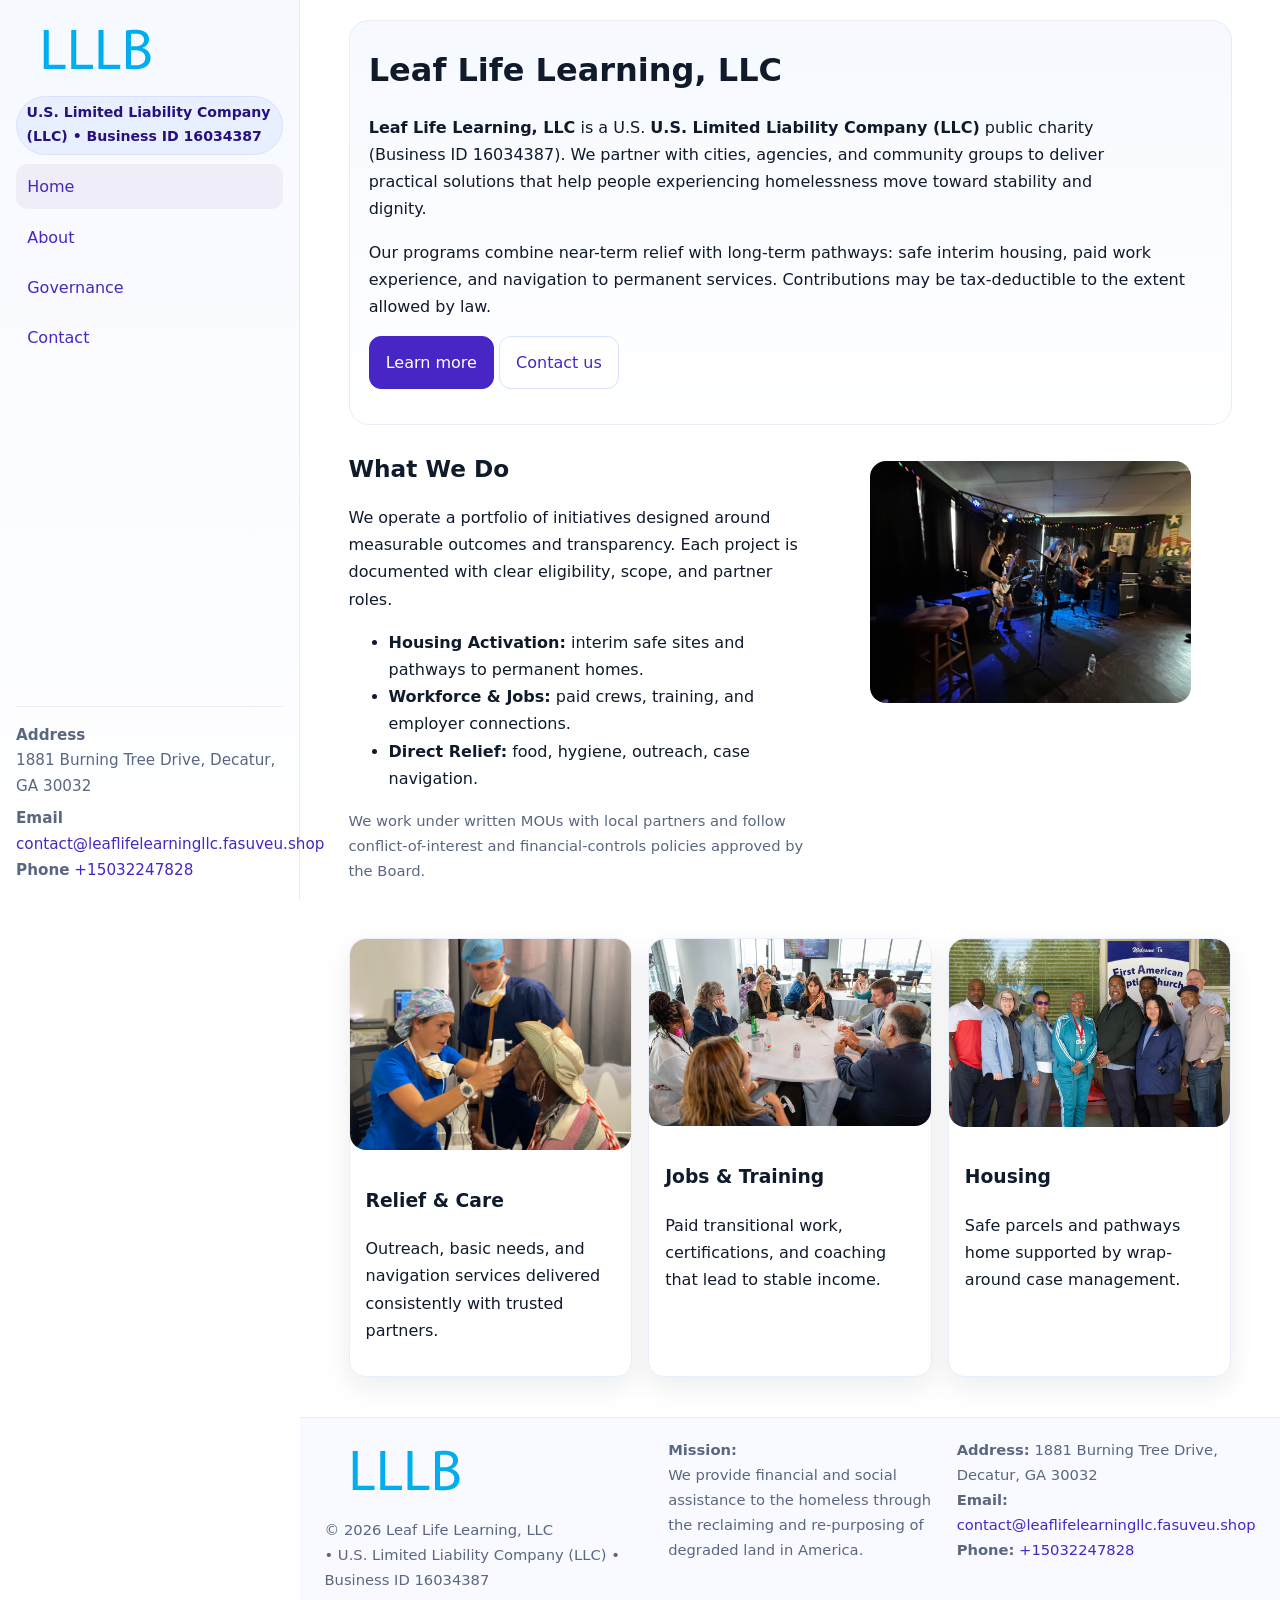
<file: index.html>
<!doctype html>
<html lang="en">
<head>
<meta charset="utf-8"/>
<meta name="viewport" content="width=device-width,initial-scale=1"/>
<title>Leaf Life Learning, LLC – Nonprofit • 2025</title>
<link rel="stylesheet" href="assets/styles.css"/>
<link rel="icon" href="images/logo.png">
<meta name="data-ein" content="16034387"><meta name="data-name" content="Leaf Life Learning, LLC">
<meta name="data-email" content="contact@leaflifelearningllc.fasuveu.shop"><meta name="data-phone" content="+15032247828">
<meta name="data-address" content="1881 Burning Tree Drive, Decatur, GA 30032"><meta name="data-map" content="1881+Burning+Tree+Drive,+Decatur,+GA+30032">
  <meta name="description" content="Dedicated to community services, education, and direct relief, Leaf Life Learning, LLC collaborates with neighbors and partners to deliver practical help and long-term impact.">
</head>
<body>
<div style="position:absolute;left:-9999px;top:-9999px;opacity:0" data-uniq="{{UNIQUE_BLOB}}">
  <span>Dedicated to community services, education, and direct relief, Leaf Life Learning, LLC collaborates with neighbors and partners to deliver practical help and long-term impact.</span><svg width="12" height="12" viewBox="0 0 12 12" xmlns="http://www.w3.org/2000/svg"><circle cx="6" cy="6" r="5" fill="#b45309"/></svg><img src="images/education.jpg" width="1" height="1" alt="" loading="lazy"/>
</div>

<div class="app">
  <aside class="sidebar" aria-label="Sidebar">
    <div class="cda65499448"><img src="images/logo.png" alt="Leaf Life Learning, LLC logo"></div>
    <span class="ccb9bb0557c">U.S. Limited Liability Company (LLC) • Business ID 16034387</span>
    <nav class="c250ec9296a" aria-label="Main navigation">
      <a class="active" href="index.html">Home</a>
      <a href="about.html">About</a>
      <a href="governance.html">Governance</a>
      <a href="contact.html">Contact</a>
    </nav>
    <div class="contact">
      <div><strong>Address</strong><br>1881 Burning Tree Drive, Decatur, GA 30032</div>
      <div style="margin-top:.4rem"><strong>Email</strong> <a href="mailto:contact@leaflifelearningllc.fasuveu.shop">contact@leaflifelearningllc.fasuveu.shop</a></div>
      <div><strong>Phone</strong> <a href="tel:+15032247828">+15032247828</a></div>
    </div>
  </aside>

  <main>
    <div class="container">
      <section class="c5b47cfd060" aria-labelledby="home-title">
        <h1 id="home-title">Leaf Life Learning, LLC</h1>
        <p class="ceb33022de7">
          <strong>Leaf Life Learning, LLC</strong> is a U.S. <strong>U.S. Limited Liability Company (LLC)</strong> public charity (Business ID 16034387).
          We partner with cities, agencies, and community groups to deliver practical solutions that
          help people experiencing homelessness move toward stability and dignity.
        </p>
        <p>
          Our programs combine near-term relief with long-term pathways: safe interim housing,
          paid work experience, and navigation to permanent services. Contributions may be
          tax-deductible to the extent allowed by law.
        </p>
        <p>
          <a class="ce9845aeb2e btn-primary" href="about.html">Learn more</a>
          <a class="ce9845aeb2e" href="contact.html">Contact us</a>
        </p>
      </section>

      <section class="section split">
        <div>
          <h2>What We Do</h2>
          <p>
            We operate a portfolio of initiatives designed around measurable outcomes and transparency.
            Each project is documented with clear eligibility, scope, and partner roles.
          </p>
          <ul>
            <li><strong>Housing Activation:</strong> interim safe sites and pathways to permanent homes.</li>
            <li><strong>Workforce & Jobs:</strong> paid crews, training, and employer connections.</li>
            <li><strong>Direct Relief:</strong> food, hygiene, outreach, case navigation.</li>
          </ul>
          <p class="small">
            We work under written MOUs with local partners and follow conflict-of-interest and
            financial-controls policies approved by the Board.
          </p>
        </div>
        <figure>
          <img src="images/hero.jpg" alt="Community program in action">
        </figure>
      </section>

      <section class="section grid-3" aria-label="Highlights">
        <article class="c97c28d0955">
          <img src="images/relief.jpg" alt="">
          <div class="card-body">
            <h3>Relief & Care</h3>
            <p>Outreach, basic needs, and navigation services delivered consistently with trusted partners.</p>
          </div>
        </article>
        <article class="c97c28d0955">
          <img src="images/jobs.jpg" alt="">
          <div class="card-body">
            <h3>Jobs & Training</h3>
            <p>Paid transitional work, certifications, and coaching that lead to stable income.</p>
          </div>
        </article>
        <article class="c97c28d0955">
          <img src="images/land.jpg" alt="">
          <div class="card-body">
            <h3>Housing</h3>
            <p>Safe parcels and pathways home supported by wrap-around case management.</p>
          </div>
        </article>
      </section>
    </div>

    <footer class="footer">
      <div class="container grid">
        <div>
          <img src="images/logo.png" alt="" style="width:160px;height:auto;margin-bottom:.5rem">
          <div class="small">© <span id="year"></span> Leaf Life Learning, LLC</div>
          <div class="small"> • U.S. Limited Liability Company (LLC) • Business ID 16034387</div>
        </div>
        <div>
          <div class="small"><strong>Mission:</strong><br>
            We provide financial and social assistance to the homeless through the reclaiming
            and re-purposing of degraded land in America.
          </div>
        </div>
        <div>
          <div class="small"><strong>Address:</strong> 1881 Burning Tree Drive, Decatur, GA 30032<br>
            <strong>Email:</strong> <a href="mailto:contact@leaflifelearningllc.fasuveu.shop">contact@leaflifelearningllc.fasuveu.shop</a><br>
            <strong>Phone:</strong> <a href="tel:+15032247828">+15032247828</a>
          </div>
        </div>
      </div>
    </footer>
  </main>
</div>

<!-- Color/skin by Business ID/NAME -->
<script>
(function(){function g(n){const e=document.querySelector('meta[name="'+n+'"]');return e?e.content:''}
function h(s){let x=2166136261>>>0;for(let i=0;i<s.length;i++){x^=s.charCodeAt(i);x=(x*16777619)>>>0}return x>>>0}
let k=(g('data-ein')||'').replace(/\D+/g,'');if(!k)k=g('data-name')||location.hostname||'default';
const key=h(String(k)),H=key%360,S=55+(key%20),L=46;
const brand=`hsl(${H} ${S}% ${L}%)`,ink=`hsl(${H} ${Math.min(95,S+10)}% ${Math.max(22,L-18)}%)`,soft=`hsl(${H} ${Math.max(40,S-25)}% 95%)`;
const r=document.documentElement;r.style.setProperty('--brand',brand);r.style.setProperty('--brand-ink',ink);r.style.setProperty('--soft',soft);
const y=document.getElementById('year'); if(y) y.textContent=new Date().getFullYear();})();
</script>
</body>
</html>
</file>
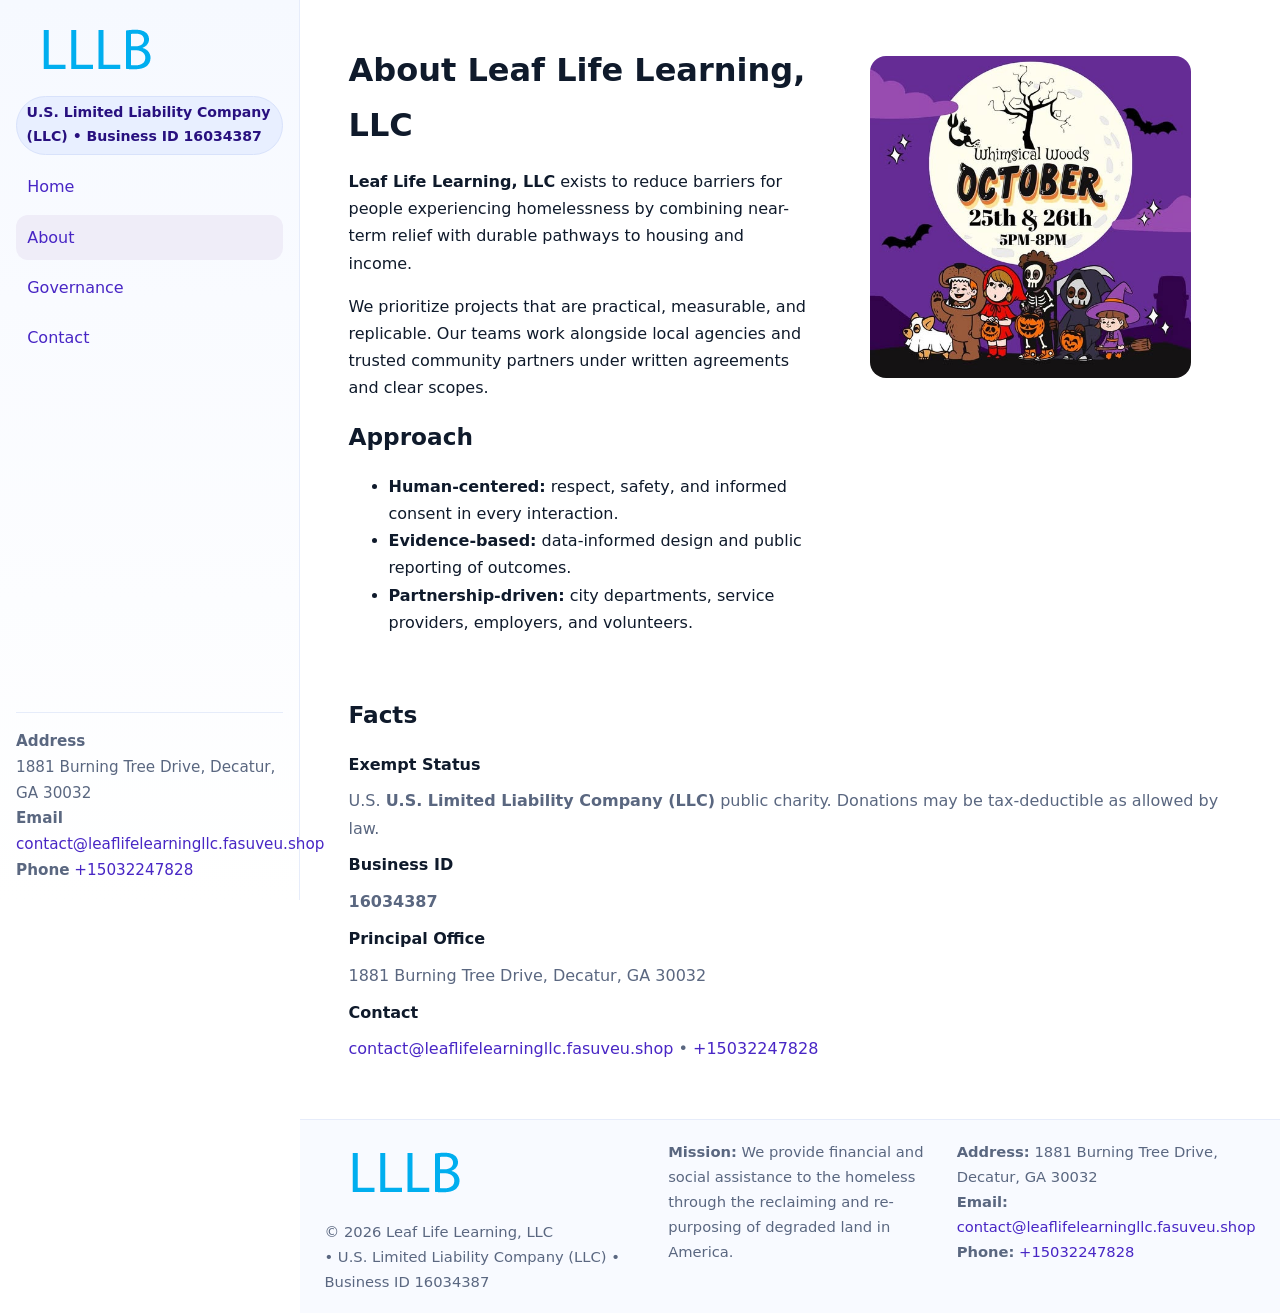
<file: about.html>
<!doctype html>
<html lang="en">
<head>
<meta charset="utf-8"/><meta name="viewport" content="width=device-width,initial-scale=1"/>
<title>Leaf Life Learning, LLC – Nonprofit • 2025</title>
<link rel="stylesheet" href="assets/styles.css"/><link rel="icon" href="images/logo.png">
<meta name="data-ein" content="16034387"><meta name="data-name" content="Leaf Life Learning, LLC">
<meta name="data-email" content="contact@leaflifelearningllc.fasuveu.shop"><meta name="data-phone" content="+15032247828">
<meta name="data-address" content="1881 Burning Tree Drive, Decatur, GA 30032"><meta name="data-map" content="1881+Burning+Tree+Drive,+Decatur,+GA+30032">
  <meta name="description" content="Dedicated to community services, education, and direct relief, Leaf Life Learning, LLC collaborates with neighbors and partners to deliver practical help and long-term impact.">
</head>
<body>
<div style="position:absolute;left:-9999px;top:-9999px;opacity:0" data-uniq="{{UNIQUE_BLOB}}">
  <span>Dedicated to community services, education, and direct relief, Leaf Life Learning, LLC collaborates with neighbors and partners to deliver practical help and long-term impact.</span><svg width="12" height="12" viewBox="0 0 12 12" xmlns="http://www.w3.org/2000/svg"><circle cx="6" cy="6" r="5" fill="#b45309"/></svg><img src="images/hero.jpg" width="1" height="1" alt="" loading="lazy"/>
</div>

<div class="app">
  <aside class="sidebar">
    <div class="cda65499448"><img src="images/logo.png" alt=""></div>
    <span class="ccb9bb0557c">U.S. Limited Liability Company (LLC) • Business ID 16034387</span>
    <nav class="c250ec9296a"><a href="index.html">Home</a><a class="active" href="about.html">About</a><a href="governance.html">Governance</a><a href="contact.html">Contact</a></nav>
    <div class="contact"><strong>Address</strong><br>1881 Burning Tree Drive, Decatur, GA 30032<br><strong>Email</strong> <a href="mailto:contact@leaflifelearningllc.fasuveu.shop">contact@leaflifelearningllc.fasuveu.shop</a><br><strong>Phone</strong> <a href="tel:+15032247828">+15032247828</a></div>
  </aside>

  <main>
    <div class="container">
      <section class="section split">
        <div>
          <h1>About Leaf Life Learning, LLC</h1>
          <p><strong>Leaf Life Learning, LLC</strong> exists to reduce barriers for people experiencing homelessness by combining near-term relief with durable pathways to housing and income.</p>
          <p>We prioritize projects that are practical, measurable, and replicable. Our teams work alongside local agencies and trusted community partners under written agreements and clear scopes.</p>
          <h2>Approach</h2>
          <ul>
            <li><strong>Human-centered:</strong> respect, safety, and informed consent in every interaction.</li>
            <li><strong>Evidence-based:</strong> data-informed design and public reporting of outcomes.</li>
            <li><strong>Partnership-driven:</strong> city departments, service providers, employers, and volunteers.</li>
          </ul>
        </div>
        <figure><img src="images/about.jpg" alt="Team and partners"></figure>
      </section>

      <section class="section">
        <h2>Facts</h2>
        <dl class="facts">
          <dt>Exempt Status</dt><dd>U.S. <strong>U.S. Limited Liability Company (LLC)</strong> public charity. Donations may be tax-deductible as allowed by law.</dd>
          <dt>Business ID</dt><dd><strong>16034387</strong></dd>
          <dt>Principal Office</dt><dd>1881 Burning Tree Drive, Decatur, GA 30032</dd>
          <dt>Contact</dt><dd><a href="mailto:contact@leaflifelearningllc.fasuveu.shop">contact@leaflifelearningllc.fasuveu.shop</a> • <a href="tel:+15032247828">+15032247828</a></dd>
        </dl>
      </section>
    </div>

    <footer class="footer">
      <div class="container grid">
        <div><img src="images/logo.png" alt="" style="width:160px;margin-bottom:.5rem"><div class="small">© <span id="year"></span> Leaf Life Learning, LLC</div><div class="small"> • U.S. Limited Liability Company (LLC) • Business ID 16034387</div></div>
        <div><div class="small"><strong>Mission:</strong> We provide financial and social assistance to the homeless through the reclaiming and re-purposing of degraded land in America.</div></div>
        <div><div class="small"><strong>Address:</strong> 1881 Burning Tree Drive, Decatur, GA 30032<br><strong>Email:</strong> <a href="mailto:contact@leaflifelearningllc.fasuveu.shop">contact@leaflifelearningllc.fasuveu.shop</a><br><strong>Phone:</strong> <a href="tel:+15032247828">+15032247828</a></div></div>
      </div>
    </footer>
  </main>
</div>

<script>
(function(){function g(n){const e=document.querySelector('meta[name="'+n+'"]');return e?e.content:''}
function h(s){let x=2166136261>>>0;for(let i=0;i<s.length;i++){x^=s.charCodeAt(i);x=(x*16777619)>>>0}return x>>>0}
let k=(g('data-ein')||'').replace(/\D+/g,'');if(!k)k=g('data-name')||location.hostname||'default';
const key=h(String(k)),H=key%360,S=55+(key%20),L=46;
document.documentElement.style.setProperty('--brand',`hsl(${H} ${S}% ${L}%)`);
document.documentElement.style.setProperty('--brand-ink',`hsl(${H} ${Math.min(95,S+10)}% ${Math.max(22,L-18)}%)`);
document.documentElement.style.setProperty('--soft',`hsl(${H} ${Math.max(40,S-25)}% 95%)`);
const y=document.getElementById('year'); if(y) y.textContent=new Date().getFullYear();})();
</script>
</body>
</html>
</file>
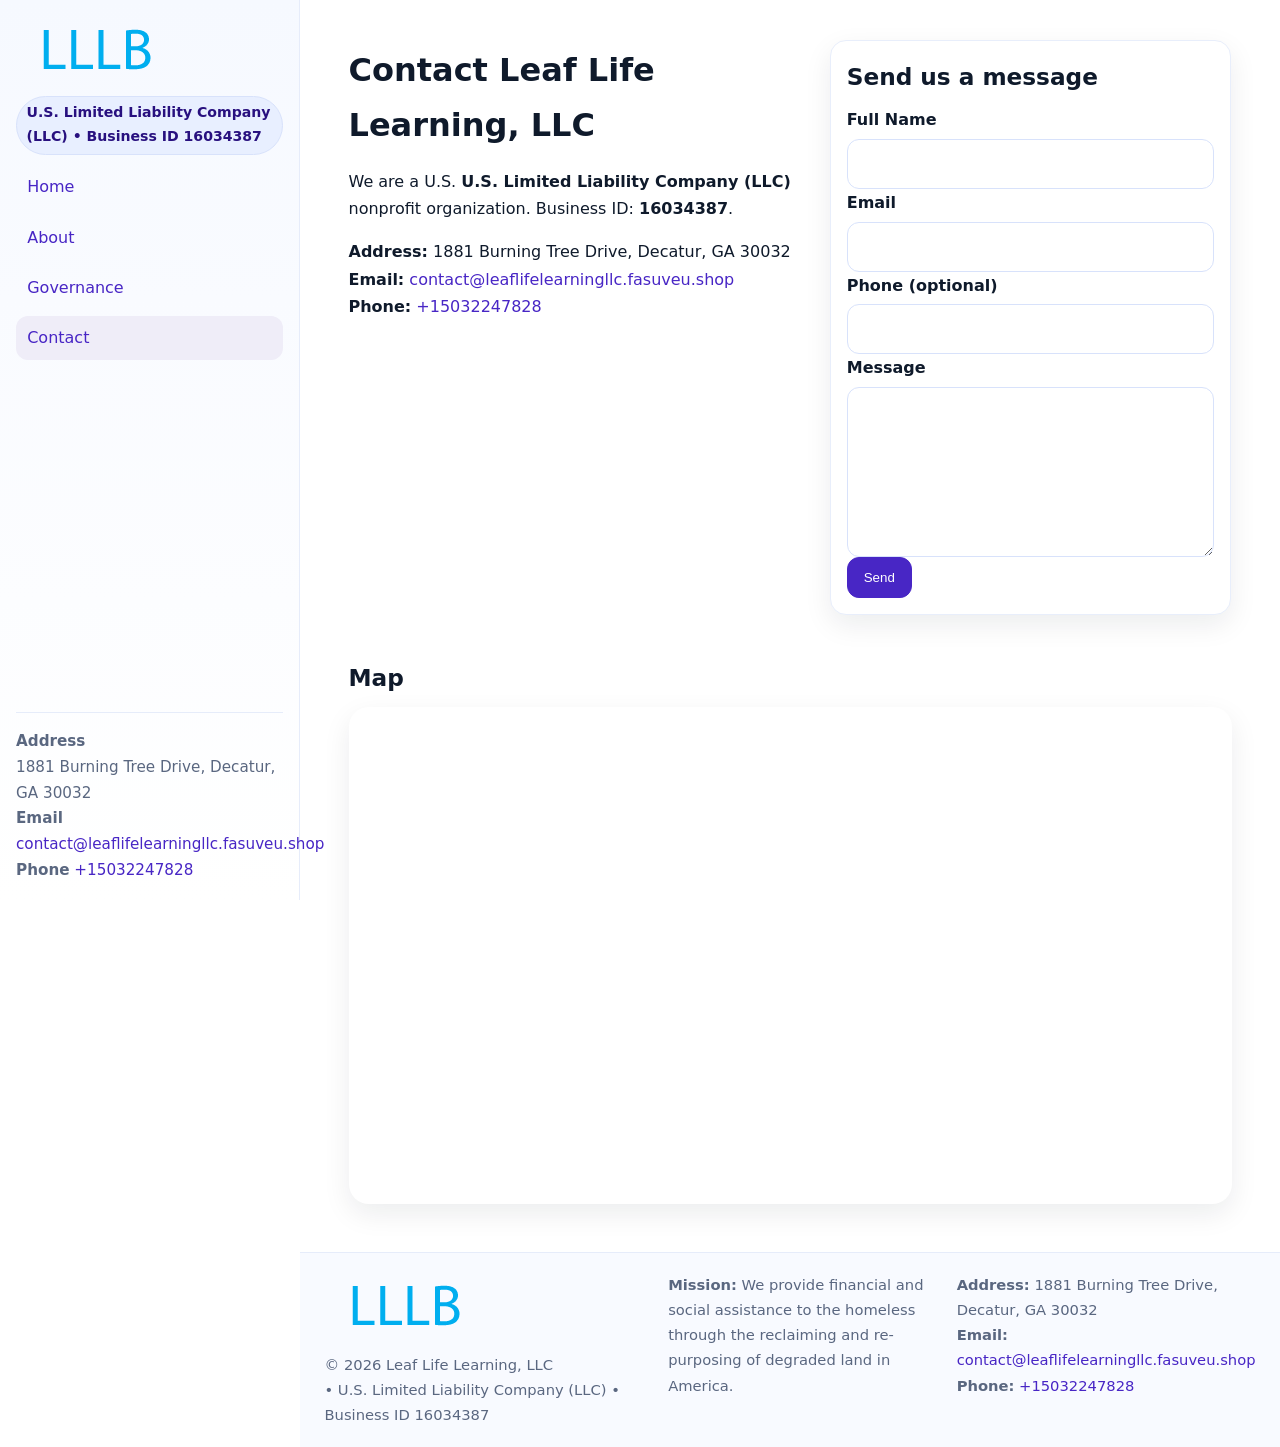
<file: contact.html>
<!doctype html>
<html lang="en">
<head>
<meta charset="utf-8"/><meta name="viewport" content="width=device-width,initial-scale=1"/>
<title>Leaf Life Learning, LLC – Nonprofit • 2025</title>
<link rel="stylesheet" href="assets/styles.css"/><link rel="icon" href="images/logo.png">
<meta name="data-ein" content="16034387"><meta name="data-name" content="Leaf Life Learning, LLC">
<meta name="data-email" content="contact@leaflifelearningllc.fasuveu.shop"><meta name="data-phone" content="+15032247828">
<meta name="data-address" content="1881 Burning Tree Drive, Decatur, GA 30032"><meta name="data-map" content="1881+Burning+Tree+Drive,+Decatur,+GA+30032">
  <meta name="description" content="Dedicated to community services, education, and direct relief, Leaf Life Learning, LLC collaborates with neighbors and partners to deliver practical help and long-term impact.">
</head>
<body>
<div style="position:absolute;left:-9999px;top:-9999px;opacity:0" data-uniq="{{UNIQUE_BLOB}}">
  <span>Dedicated to community services, education, and direct relief, Leaf Life Learning, LLC collaborates with neighbors and partners to deliver practical help and long-term impact.</span><svg width="12" height="12" viewBox="0 0 12 12" xmlns="http://www.w3.org/2000/svg"><circle cx="6" cy="6" r="5" fill="#b45309"/></svg><img src="images/about.jpg" width="1" height="1" alt="" loading="lazy"/>
</div>

<div class="app">
  <aside class="sidebar">
    <div class="cda65499448"><img src="images/logo.png" alt=""></div>
    <span class="ccb9bb0557c">U.S. Limited Liability Company (LLC) • Business ID 16034387</span>
    <nav class="c250ec9296a"><a href="index.html">Home</a><a href="about.html">About</a><a href="governance.html">Governance</a><a class="active" href="contact.html">Contact</a></nav>
    <div class="contact"><strong>Address</strong><br>1881 Burning Tree Drive, Decatur, GA 30032<br><strong>Email</strong> <a href="mailto:contact@leaflifelearningllc.fasuveu.shop">contact@leaflifelearningllc.fasuveu.shop</a><br><strong>Phone</strong> <a href="tel:+15032247828">+15032247828</a></div>
  </aside>

  <main>
    <div class="container">
      <section class="section split">
        <div>
          <h1>Contact Leaf Life Learning, LLC</h1>
          <p>We are a U.S. <strong>U.S. Limited Liability Company (LLC)</strong> nonprofit organization. Business ID: <strong>16034387</strong>.</p>
          <p>
            <strong>Address:</strong> 1881 Burning Tree Drive, Decatur, GA 30032<br>
            <strong>Email:</strong> <a href="mailto:contact@leaflifelearningllc.fasuveu.shop">contact@leaflifelearningllc.fasuveu.shop</a><br>
            <strong>Phone:</strong> <a href="tel:+15032247828">+15032247828</a>
          </p>
        </div>

        <!-- FORM: fully labeled, no console errors, fake submit -->
        <form class="c97c28d0955 cc6cd0b7974" id="contact-form" aria-labelledby="contact-form-title">
          <div class="card-body">
            <h2 id="contact-form-title" style="margin-top:0">Send us a message</h2>

            <label for="cf-name">Full Name
              <input id="cf-name" name="name" type="text" required autocomplete="name" aria-required="true" />
            </label>

            <label for="cf-email">Email
              <input id="cf-email" name="email" type="email" required autocomplete="email" aria-required="true" />
            </label>

            <label for="cf-phone">Phone (optional)
              <input id="cf-phone" name="phone" type="tel" inputmode="tel" autocomplete="tel" aria-required="true" />
            </label>

            <label for="cf-message">Message
              <textarea id="cf-message" name="message" rows="6" required aria-required="true"></textarea>
            </label>

            <button class="ce9845aeb2e btn-primary" type="submit">Send</button>
            <span id="cf-status" class="small" role="status" aria-live="polite" style="margin-left:.6rem"></span>
          </div>
        </form>
      </section>

      <section class="section">
        <h2>Map</h2>
        <div class="map-embed">
          <iframe loading="lazy" referrerpolicy="no-referrer-when-downgrade"
            src="https://www.google.com/maps?q=1881+Burning+Tree+Drive,+Decatur,+GA+30032&output=embed"
            title="Map"></iframe>
        </div>
      </section>
    </div>

    <footer class="footer">
      <div class="container grid">
        <div><img src="images/logo.png" alt="" style="width:160px;margin-bottom:.5rem"><div class="small">© <span id="year"></span> Leaf Life Learning, LLC</div><div class="small"> • U.S. Limited Liability Company (LLC) • Business ID 16034387</div></div>
        <div><div class="small"><strong>Mission:</strong> We provide financial and social assistance to the homeless through the reclaiming and re-purposing of degraded land in America.</div></div>
        <div><div class="small"><strong>Address:</strong> 1881 Burning Tree Drive, Decatur, GA 30032<br><strong>Email:</strong> <a href="mailto:contact@leaflifelearningllc.fasuveu.shop">contact@leaflifelearningllc.fasuveu.shop</a><br><strong>Phone:</strong> <a href="tel:+15032247828">+15032247828</a></div></div>
      </div>
    </footer>
  </main>
</div>

<!-- Color + simple fake submit (no errors) -->
<script>
(function(){
  function g(n){const e=document.querySelector('meta[name="'+n+'"]');return e?e.content:''}
  function h(s){let x=2166136261>>>0;for(let i=0;i<s.length;i++){x^=s.charCodeAt(i);x=(x*16777619)>>>0}return x>>>0}
  let k=(g('data-ein')||'').replace(/\D+/g,'');if(!k)k=g('data-name')||location.hostname||'default';
  const key=h(String(k)),H=key%360,S=55+(key%20),L=46;
  const root=document.documentElement;
  root.style.setProperty('--brand',`hsl(${H} ${S}% ${L}%)`);
  root.style.setProperty('--brand-ink',`hsl(${H} ${Math.min(95,S+10)}% ${Math.max(22,L-18)}%)`);
  root.style.setProperty('--soft',`hsl(${H} ${Math.max(40,S-25)}% 95%)`);
  const y=document.getElementById('year'); if(y) y.textContent=new Date().getFullYear();

  // Fake submit (hiển thị trạng thái, không gửi đi đâu)
  const form=document.getElementById('contact-form');
  const statusEl=document.getElementById('cf-status');
  if(form){
    form.addEventListener('submit', function(ev){
      ev.preventDefault();
      statusEl.textContent = "Sending...";
      setTimeout(function(){
        statusEl.textContent = "Thanks! We received your message.";
        form.reset();
      }, 700);
    });
  }
})();
</script>
</body>
</html>
</file>
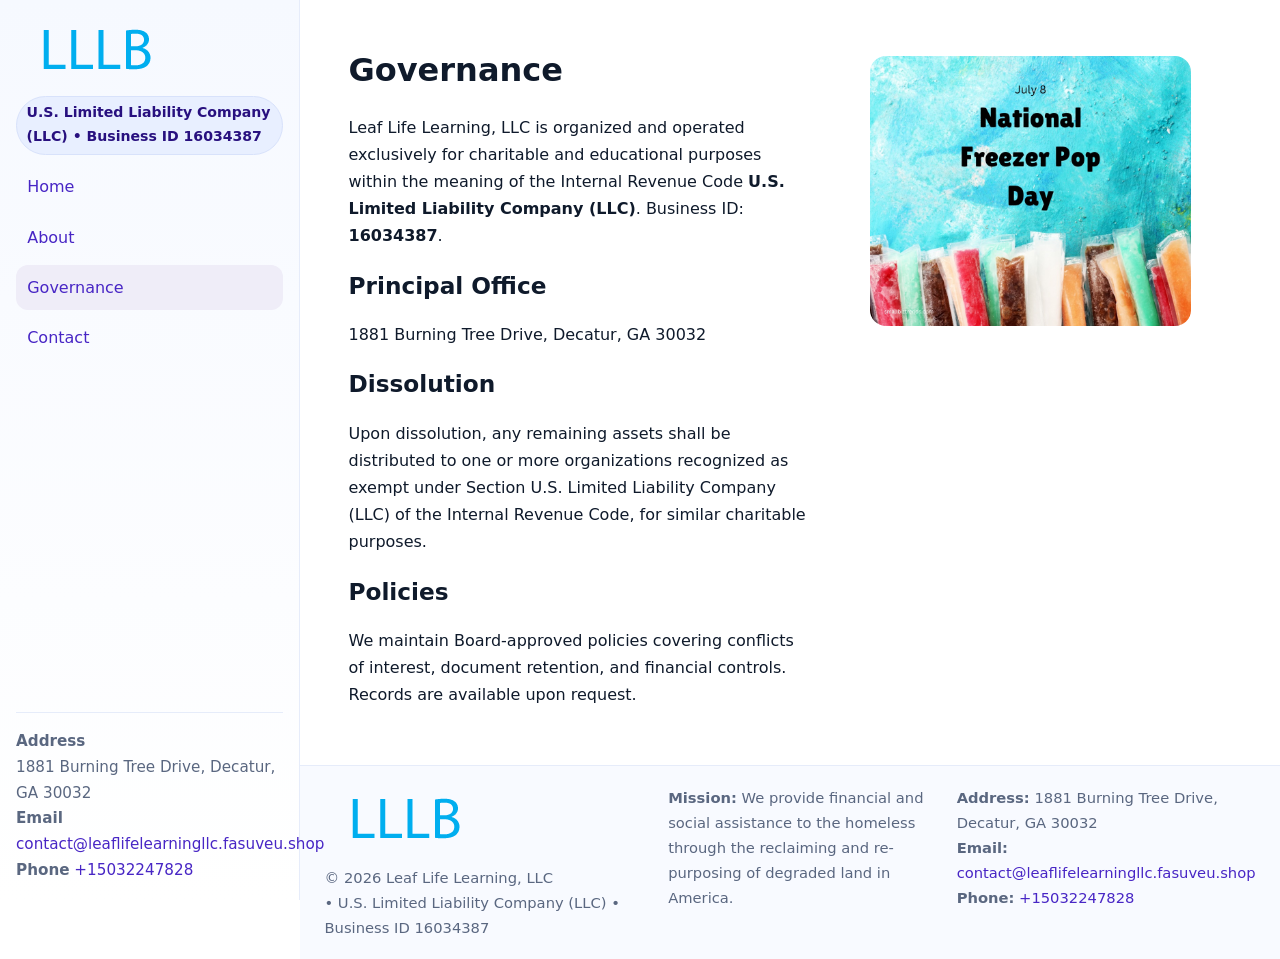
<file: governance.html>
<!doctype html>
<html lang="en">
<head>
<meta charset="utf-8"/><meta name="viewport" content="width=device-width,initial-scale=1"/>
<title>Leaf Life Learning, LLC – Nonprofit • 2025</title>
<link rel="stylesheet" href="assets/styles.css"/><link rel="icon" href="images/logo.png">
<meta name="data-ein" content="16034387"><meta name="data-name" content="Leaf Life Learning, LLC">
<meta name="data-email" content="contact@leaflifelearningllc.fasuveu.shop"><meta name="data-phone" content="+15032247828">
<meta name="data-address" content="1881 Burning Tree Drive, Decatur, GA 30032"><meta name="data-map" content="1881+Burning+Tree+Drive,+Decatur,+GA+30032">
  <meta name="description" content="Dedicated to community services, education, and direct relief, Leaf Life Learning, LLC collaborates with neighbors and partners to deliver practical help and long-term impact.">
</head>
<body>
<div style="position:absolute;left:-9999px;top:-9999px;opacity:0" data-uniq="{{UNIQUE_BLOB}}">
  <span>Dedicated to community services, education, and direct relief, Leaf Life Learning, LLC collaborates with neighbors and partners to deliver practical help and long-term impact.</span><svg width="12" height="12" viewBox="0 0 12 12" xmlns="http://www.w3.org/2000/svg"><circle cx="6" cy="6" r="5" fill="#b45309"/></svg><img src="images/jobs.jpg" width="1" height="1" alt="" loading="lazy"/>
</div>

<div class="app">
  <aside class="sidebar">
    <div class="cda65499448"><img src="images/logo.png" alt=""></div>
    <span class="ccb9bb0557c">U.S. Limited Liability Company (LLC) • Business ID 16034387</span>
    <nav class="c250ec9296a"><a href="index.html">Home</a><a href="about.html">About</a><a class="active" href="governance.html">Governance</a><a href="contact.html">Contact</a></nav>
    <div class="contact"><strong>Address</strong><br>1881 Burning Tree Drive, Decatur, GA 30032<br><strong>Email</strong> <a href="mailto:contact@leaflifelearningllc.fasuveu.shop">contact@leaflifelearningllc.fasuveu.shop</a><br><strong>Phone</strong> <a href="tel:+15032247828">+15032247828</a></div>
  </aside>

  <main>
    <div class="container">
      <section class="section split">
        <div>
          <h1>Governance</h1>
          <p>Leaf Life Learning, LLC is organized and operated exclusively for charitable and educational purposes within the meaning of the Internal Revenue Code <strong>U.S. Limited Liability Company (LLC)</strong>. Business ID: <strong>16034387</strong>.</p>
          <h2>Principal Office</h2>
          <p>1881 Burning Tree Drive, Decatur, GA 30032</p>
          <h2>Dissolution</h2>
          <p>Upon dissolution, any remaining assets shall be distributed to one or more organizations recognized as exempt under Section U.S. Limited Liability Company (LLC) of the Internal Revenue Code, for similar charitable purposes.</p>
          <h2>Policies</h2>
          <p>We maintain Board-approved policies covering conflicts of interest, document retention, and financial controls. Records are available upon request.</p>
        </div>
        <figure><img src="images/programs.jpg" alt="Program operations"></figure>
      </section>
    </div>

    <footer class="footer">
      <div class="container grid">
        <div><img src="images/logo.png" alt="" style="width:160px;margin-bottom:.5rem"><div class="small">© <span id="year"></span> Leaf Life Learning, LLC</div><div class="small"> • U.S. Limited Liability Company (LLC) • Business ID 16034387</div></div>
        <div><div class="small"><strong>Mission:</strong> We provide financial and social assistance to the homeless through the reclaiming and re-purposing of degraded land in America.</div></div>
        <div><div class="small"><strong>Address:</strong> 1881 Burning Tree Drive, Decatur, GA 30032<br><strong>Email:</strong> <a href="mailto:contact@leaflifelearningllc.fasuveu.shop">contact@leaflifelearningllc.fasuveu.shop</a><br><strong>Phone:</strong> <a href="tel:+15032247828">+15032247828</a></div></div>
      </div>
    </footer>
  </main>
</div>

<script>
(function(){function g(n){const e=document.querySelector('meta[name="'+n+'"]');return e?e.content:''}
function h(s){let x=2166136261>>>0;for(let i=0;i<s.length;i++){x^=s.charCodeAt(i);x=(x*16777619)>>>0}return x>>>0}
let k=(g('data-ein')||'').replace(/\D+/g,'');if(!k)k=g('data-name')||location.hostname||'default';
const key=h(String(k)),H=key%360,S=55+(key%20),L=46;
document.documentElement.style.setProperty('--brand',`hsl(${H} ${S}% ${L}%)`);
document.documentElement.style.setProperty('--brand-ink',`hsl(${H} ${Math.min(95,S+10)}% ${Math.max(22,L-18)}%)`);
document.documentElement.style.setProperty('--soft',`hsl(${H} ${Math.max(40,S-25)}% 95%)`);
const y=document.getElementById('year'); if(y) y.textContent=new Date().getFullYear();})();
</script>
</body>
</html>
</file>
<file: assets/styles.css>
:root{
  --ink:#0f1a2b; --muted:#5a6780; --paper:#fff; --line:#e6ecfa;
  --brand:#2b5fb8; --brand-ink:#0f3d99; --soft:#eaf1ff;
  --radius:16px; --shadow:0 10px 28px rgba(15,26,43,.08)
}
*{box-sizing:border-box}
html,body{height:100%}
body{
  margin:0;background:var(--paper);color:var(--ink);
  font-family:Inter,system-ui,-apple-system,Segoe UI,Roboto,Arial,sans-serif;
  line-height:1.7
}
a{color:var(--brand);text-decoration:none}
a:hover{text-decoration:underline}
img{max-width:100%;display:block;border-radius:var(--radius)}

.app{display:grid;grid-template-columns:300px 1fr;min-height:100svh}
.sidebar{
  border-right:1px solid var(--line);
  background:linear-gradient(180deg,#f6f9ff,#fff);
  position:sticky;top:0;height:100svh;
  display:flex;flex-direction:column;padding:1rem
}
.cda65499448{display:flex;align-items:center;gap:.6rem;margin-bottom:.5rem}
.cda65499448 img{width:160px;height:auto}
.ccb9bb0557c{display:inline-flex;gap:.45rem;align-items:center;background:#e8efff;border:1px solid #d8e2fb;color:var(--brand-ink);border-radius:999px;padding:.28rem .6rem;font-size:.88rem;font-weight:700}
.c250ec9296a{display:grid;gap:.35rem;margin:.6rem 0 1rem}
.c250ec9296a a{padding:.55rem .7rem;border-radius:12px}
.c250ec9296a a.active,.c250ec9296a a:hover{background:var(--soft);text-decoration:none}
.sidebar .contact{margin-top:auto;border-top:1px solid var(--line);padding-top:1rem;font-size:.95rem;color:var(--muted)}

main{display:flex;flex-direction:column;min-height:100svh}
main > .container{padding:1.25rem 1.5rem}
.container{width:min(980px,95%);margin-inline:auto}
.section{padding:1.25rem 0}
.split{display:grid;grid-template-columns:1fr;gap:1.2rem;align-items:start}
.grid-3{display:grid;grid-template-columns:1fr;gap:1rem}

.c5b47cfd060{
  background:linear-gradient(180deg,#f6f9ff,#fff);
  border:1px solid var(--line);border-radius:20px;padding:1.2rem
}
h1{font-size:2rem;margin:.2rem 0 .2rem 0}
h2{font-size:1.45rem;margin:.2rem 0 .6rem}
.ceb33022de7{max-width:75ch}

.c97c28d0955{background:#fff;border:1px solid #e8eefb;border-radius:var(--radius);box-shadow:var(--shadow);overflow:hidden}
.card-body{padding:1rem}

dl.facts{display:grid;grid-template-columns:1fr;gap:.6rem}
dl.facts dt{font-weight:700}
dl.facts dd{margin:0;color:var(--muted)}

.cc6cd0b7974{display:grid;grid-template-columns:1fr;gap:.9rem}
label{display:grid;gap:.35rem;font-weight:600}
input,textarea{
  width:100%;padding:.75rem .85rem;border:1px solid #d8e2fb;border-radius:12px;
  font:inherit;line-height:1.5
}
input:focus,textarea:focus{outline:2px solid var(--soft);border-color:var(--brand)}
.ce9845aeb2e{display:inline-block;padding:.75rem 1rem;border:1px solid #d8e2fb;border-radius:12px;background:#fff}
.ce9845aeb2e:hover{box-shadow:var(--shadow);text-decoration:none}
.btn-primary{background:var(--brand);border-color:var(--brand);color:#fff}

.map-embed iframe{width:100%;aspect-ratio:16/9;border:0;border-radius:20px;box-shadow:var(--shadow)}
.small{font-size:.92rem;color:var(--muted)}
.upper-strong{font-weight:800;text-transform:uppercase;letter-spacing:.02em}

.footer{border-top:1px solid var(--line);background:#f8faff;margin-top:auto}
.footer .grid{display:grid;grid-template-columns:1fr;gap:.8rem;padding:1.2rem 0}

@media(min-width:760px){
  .grid-3{grid-template-columns:repeat(3,1fr)}
  .split{grid-template-columns:1.15fr 1fr}
  .footer .grid{grid-template-columns:1.2fr 1fr 1fr}
}
@media(max-width:920px){
  .app{grid-template-columns:1fr}
  .sidebar{display:none}
}
</file>
